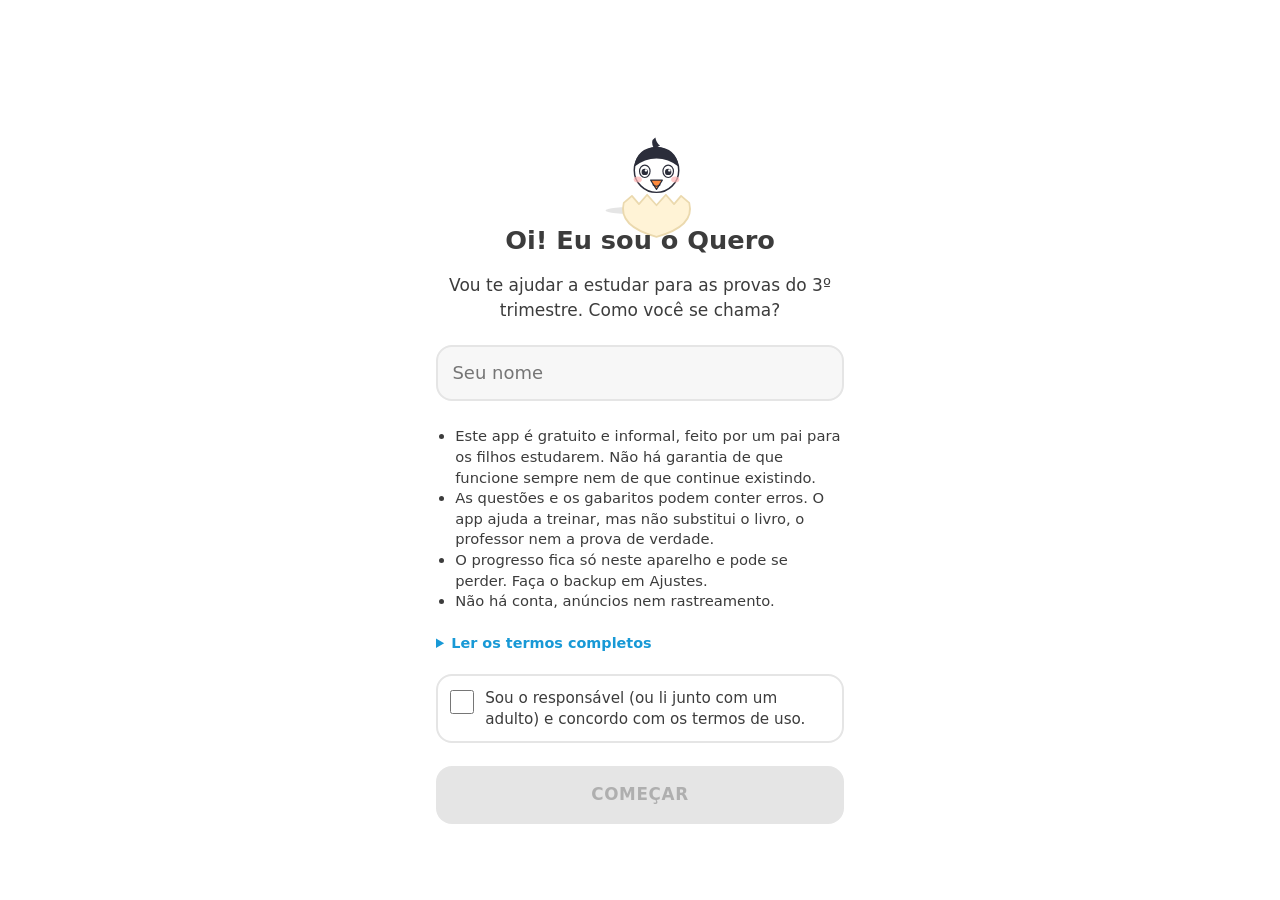
<file: index.html>
<!doctype html>
<html lang="pt-BR">
<head>
  <meta charset="utf-8">
  <meta name="viewport" content="width=device-width, initial-scale=1, viewport-fit=cover">
  <meta name="theme-color" content="#FFFFFF">
  <meta name="color-scheme" content="light">
  <meta name="mobile-web-app-capable" content="yes">
  <meta name="apple-mobile-web-app-capable" content="yes">
  <meta name="apple-mobile-web-app-status-bar-style" content="default">
  <meta name="apple-mobile-web-app-title" content="Simulados 7º">
  <meta name="format-detection" content="telephone=no">
  <meta name="description" content="Simulados do 7º ano (3º trimestre): todas as matérias num só app, com rodadas de 20 questões, mini-aulas, XP e troféus.">
  <title>Simulados 7º ano — 3º trimestre</title>
  <link rel="icon" href="img/icone.svg" type="image/svg+xml">
  <link rel="apple-touch-icon" href="img/apple-touch-icon.png">
  <link rel="manifest" href="manifest.webmanifest">
  <link rel="stylesheet" href="css/app.css">
  <script type="module" src="js/app.js"></script>
</head>
<body>
  <div id="app"><div class="tela-centro"><p class="grande">Carregando…</p></div></div>
  <noscript>Este app precisa de JavaScript ligado.</noscript>
</body>
</html>
</file>
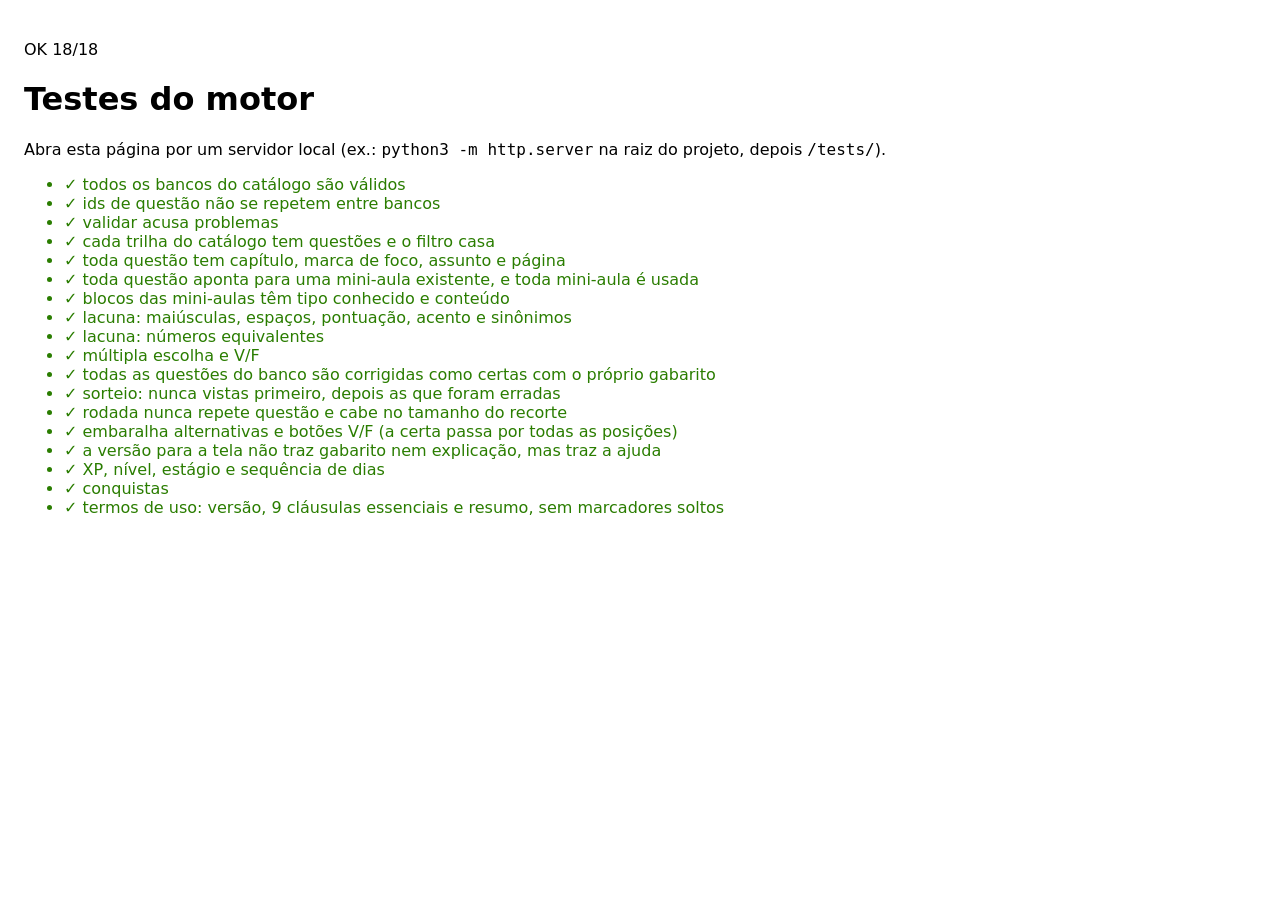
<file: tests/index.html>
<!doctype html>
<html lang="pt-BR">
<head>
  <meta charset="utf-8">
  <title>Testes do motor</title>
  <style>body{font:16px system-ui;padding:1rem}li.ok{color:#2a7d00}li.erro{color:#b00020;font-weight:700}</style>
</head>
<body>
  <h1>Testes do motor</h1>
  <p>Abra esta página por um servidor local (ex.: <code>python3 -m http.server</code> na raiz do projeto, depois <code>/tests/</code>).</p>
  <ul id="lista"></ul>
  <script type="module">
    import * as M from "../js/motor.js";
    const catalogo = await (await fetch("../conteudo/catalogo.json")).json();
    const bancos = {};
    const materias = {};
    for (const d of catalogo.disciplinas) {
      bancos[d.id] = await (await fetch(`../conteudo/${d.banco}`)).json();
      if (bancos[d.id].materia) {
        materias[d.id] = await (await fetch(`../conteudo/materia/${bancos[d.id].materia}.json`)).json();
      }
    }
    const qs = Object.values(bancos).flatMap((b) => b.questoes);
    const lista = document.getElementById("lista");
    let falhas = 0, total = 0;
    const igual = (a, b, msg) => { if (JSON.stringify(a) !== JSON.stringify(b)) throw new Error(`${msg || ""} esperado ${JSON.stringify(b)}, veio ${JSON.stringify(a)}`); };
    const ok = (c, msg) => { if (!c) throw new Error(msg || "condição falsa"); };
    function teste(nome, fn) {
      total++;
      const li = document.createElement("li");
      try { fn(); li.className = "ok"; li.textContent = "✓ " + nome; }
      catch (e) { falhas++; li.className = "erro"; li.textContent = `✗ ${nome}: ${e.message}`; }
      lista.append(li);
    }

    teste("todos os bancos do catálogo são válidos", () => {
      for (const [id, b] of Object.entries(bancos)) igual(M.validar(b), [], `banco ${id}:`);
      ok(qs.length >= 100, `o banco tem ${qs.length} questões`);
    });

    teste("ids de questão não se repetem entre bancos", () => {
      igual(new Set(qs.map((q) => q.id)).size, qs.length);
    });

    teste("validar acusa problemas", () => {
      const ruim = { questoes: [
        { id: "x1", topico: "x", enunciado: "e", explicacao: "x", tipo: "mc", correta: "a", erradas: ["a", "b"] },
        { id: "x1", topico: "x", enunciado: "e", explicacao: "x", tipo: "vf", resposta: "sim" },
        { id: 7, topico: "x", enunciado: "e", explicacao: "x", tipo: "vf", resposta: true },
      ] };
      const p = M.validar(ruim).join("|");
      ok(p.includes("repetidas") && p.includes("repetido") && p.includes("true ou false"), p);
    });

    teste("cada trilha do catálogo tem questões e o filtro casa", () => {
      for (const d of catalogo.disciplinas) {
        for (const t of d.trilhas) {
          const sel = M.filtrar(bancos[d.id].questoes, t.filtro);
          ok(sel.length > 0, `trilha ${t.id} ficou vazia`);
          for (const [campo, valor] of Object.entries(t.filtro)) {
            ok(sel.every((q) => q[campo] === valor), `trilha ${t.id}: questão fora do filtro`);
          }
        }
        const tudo = d.trilhas.find((t) => Object.keys(t.filtro).length === 0);
        if (tudo) igual(M.filtrar(bancos[d.id].questoes, tudo.filtro).length, bancos[d.id].questoes.length);
      }
    });

    teste("toda questão tem capítulo, marca de foco, assunto e página", () => {
      for (const q of qs) {
        ok(Number.isInteger(q.capitulo), `questão ${q.id}: capítulo`);
        ok(typeof q.foco === "boolean", `questão ${q.id}: foco`);
        ok(q.topico && q.pagina, `questão ${q.id}: tópico/página`);
      }
    });

    teste("toda questão aponta para uma mini-aula existente, e toda mini-aula é usada", () => {
      for (const d of catalogo.disciplinas) {
        const mat = materias[d.id];
        ok(mat, `disciplina ${d.id} sem arquivo de mini-aulas`);
        const usados = new Set();
        for (const q of bancos[d.id].questoes) {
          ok(q.ajuda, `questão ${q.id} sem 'ajuda'`);
          ok(mat.topicos[q.ajuda], `questão ${q.id}: tópico '${q.ajuda}' não existe`);
          usados.add(q.ajuda);
        }
        for (const chave of Object.keys(mat.topicos)) ok(usados.has(chave), `tópico '${chave}' não é usado por nenhuma questão`);
      }
    });

    teste("blocos das mini-aulas têm tipo conhecido e conteúdo", () => {
      const tipos = new Set(["texto", "lista", "exemplos", "tabela", "dica"]);
      for (const mat of Object.values(materias)) {
        for (const [chave, t] of Object.entries(mat.topicos)) {
          ok(t.titulo && Array.isArray(t.blocos) && t.blocos.length, `tópico ${chave} vazio`);
          for (const b of t.blocos) {
            ok(tipos.has(b.tipo), `tópico ${chave}: bloco '${b.tipo}' desconhecido`);
            if (b.tipo === "lista") ok(b.itens?.length, `tópico ${chave}: lista vazia`);
            else if (b.tipo === "exemplos") ok(b.itens?.every((i) => i.frase), `tópico ${chave}: exemplo sem frase`);
            else if (b.tipo === "tabela") {
              ok(b.colunas?.length && b.linhas?.length, `tópico ${chave}: tabela incompleta`);
              ok(b.linhas.every((l) => l.length === b.colunas.length), `tópico ${chave}: linha com número de colunas diferente`);
            } else ok(b.texto, `tópico ${chave}: bloco sem texto`);
          }
        }
      }
    });

    teste("lacuna: maiúsculas, espaços, pontuação, acento e sinônimos", () => {
      const q = { tipo: "lacuna", resposta: "caldeira", aceitas: ["a caldeira"] };
      ok(M.corrigir(q, " Caldeira. ").correta);
      const r = M.corrigir(q, "caldeíra");
      ok(r.correta && r.aviso === "acento");
      ok(!M.corrigir(q, "cilindro").correta);
      ok(!M.corrigir(q, "").correta);
    });

    teste("lacuna: números equivalentes", () => {
      const q = { tipo: "lacuna", resposta: "14,7", aceitas: ["14,7%"] };
      ok(M.corrigir(q, "14.7").correta && M.corrigir(q, "14,7%").correta);
      ok(!M.corrigir(q, "147").correta);
    });

    teste("múltipla escolha e V/F", () => {
      const mc = { tipo: "mc", correta: "Compressão", erradas: ["a", "b"] };
      ok(M.corrigir(mc, "Compressão").correta && !M.corrigir(mc, "a").correta);
      const vf = { tipo: "vf", resposta: false };
      ok(M.corrigir(vf, "Falso").correta && !M.corrigir(vf, "Verdadeiro").correta);
    });

    teste("todas as questões do banco são corrigidas como certas com o próprio gabarito", () => {
      for (const q of qs) {
        const resp = q.tipo === "mc" ? q.correta : q.tipo === "vf" ? (q.resposta ? "Verdadeiro" : "Falso") : q.resposta;
        ok(M.corrigir(q, resp).correta, `questão ${q.id}`);
        if (q.tipo === "mc") for (const e of q.erradas) ok(!M.corrigir(q, e).correta, `questão ${q.id}: errada aceita`);
        if (q.tipo === "lacuna") for (const a of q.aceitas || []) ok(M.corrigir(q, a).correta, `questão ${q.id}: aceita "${a}"`);
      }
    });

    teste("sorteio: nunca vistas primeiro, depois as que foram erradas", () => {
      const pool = qs.slice(0, 40);
      const hist = {};
      pool.slice(0, 30).forEach((q, i) => { hist[q.id] = { vezes: 1, ultima_correta: true, ultima_em: `2026-10-0${1 + (i % 5)}T10:00:00` }; });
      pool.slice(0, 5).forEach((q) => { hist[q.id].ultima_correta = false; });
      const ids = M.sortearRodada(pool, hist, M.criarRng(1));
      igual(ids.length, 20); igual(new Set(ids).size, 20);
      const naoVistas = pool.slice(30).map((q) => q.id);
      ok(naoVistas.every((id) => ids.includes(id)), "as 10 não vistas devem entrar");
      ok(pool.slice(0, 5).every((q) => ids.includes(q.id)), "as 5 erradas devem entrar antes das acertadas");
    });

    teste("rodada nunca repete questão e cabe no tamanho do recorte", () => {
      const pool = M.filtrar(qs, { capitulo: 6 });
      const ids = M.sortearRodada(pool, {}, M.criarRng(3));
      igual(ids.length, Math.min(M.TAMANHO_RODADA, pool.length));
      igual(new Set(ids).size, ids.length);
      ok(ids.every((id) => pool.some((q) => q.id === id)), "questão de fora do recorte entrou");
    });

    teste("embaralha alternativas e botões V/F (a certa passa por todas as posições)", () => {
      const q1 = qs.find((q) => q.tipo === "mc");
      const qv = qs.find((q) => q.tipo === "vf");
      const posicoes = new Set();
      const primeiroVf = new Set();
      for (let s = 0; s < 60; s++) {
        const ordem = M.sortearOrdem(qs, M.criarRng(s));
        igual([...ordem[q1.id]].sort(), [q1.correta, ...q1.erradas].sort());
        posicoes.add(ordem[q1.id].indexOf(q1.correta));
        primeiroVf.add(ordem[qv.id][0]);
      }
      igual([...posicoes].sort(), [0, 1, 2, 3]);
      igual([...primeiroVf].sort(), ["Falso", "Verdadeiro"]);
    });

    teste("a versão para a tela não traz gabarito nem explicação, mas traz a ajuda", () => {
      const q = qs.find((x) => x.tipo === "mc");
      const v = M.questaoParaAluna(q, M.sortearOrdem([q], M.criarRng(1)));
      ok(!("correta" in v) && !("erradas" in v) && !("explicacao" in v) && !("resposta" in v));
      igual(v.ajuda, q.ajuda);
      igual([...v.opcoes].sort(), [q.correta, ...q.erradas].sort());
    });

    teste("XP, nível, estágio e sequência de dias", () => {
      igual(M.xpDaRodada(20, 10), 250); igual(M.xpDaRodada(18, 9), 210); igual(M.xpDaRodada(15, 7.5), 150);
      igual([M.nivelPorXp(0), M.nivelPorXp(100), M.nivelPorXp(299)], [1, 2, 2]);
      igual(M.estagioPorNivel(1).chave, "ovo"); igual(M.estagioPorNivel(7).chave, "mestre");
      const hoje = new Date(2026, 9, 20);
      igual(M.sequenciaDeDias(["2026-10-20T09:00:00", "2026-10-19T20:00:00", "2026-10-18T08:00:00"], hoje), 3);
      igual(M.sequenciaDeDias(["2026-10-19T20:00:00"], hoje), 1);
      igual(M.sequenciaDeDias(["2026-10-17T20:00:00"], hoje), 0);
    });

    teste("conquistas", () => {
      const base = { rodadas: 0, trofeus: 0, rodada_perfeita: false, sequencia: 0, vistas: 0, total_banco: qs.length, veloz: false };
      igual([...M.conquistasMerecidas(base)], []);
      const c = M.conquistasMerecidas({ ...base, rodadas: 1, trofeus: 5, rodada_perfeita: true, sequencia: 7, vistas: qs.length, veloz: true });
      igual(c.size, 8);
    });

    import * as T from "../js/termos.js";
    teste("termos de uso: versão, 9 cláusulas essenciais e resumo, sem marcadores soltos", () => {
      ok(Number.isInteger(T.VERSAO_TERMOS) && T.VERSAO_TERMOS >= 1);
      igual(T.ARTIGOS.length, 9);
      const titulos = T.ARTIGOS.map((a) => a[0]);
      for (const t of ["Sem garantias", "Pode haver enganos", "Pode mudar ou acabar", "Seus dados", "Responsabilidade"]) ok(titulos.includes(t), t);
      ok(T.ARTIGOS.every(([t, x]) => t && x.length > 20 && !x.includes("__")), "texto com marcador solto");
      igual(T.resumoEl().children.length, 4);
    });

    document.title = falhas ? `FALHOU ${falhas}/${total}` : `OK ${total}/${total}`;
    const resumo = document.createElement("p");
    resumo.id = "resumo"; resumo.textContent = document.title;
    document.body.prepend(resumo);
  </script>
</body>
</html>
</file>
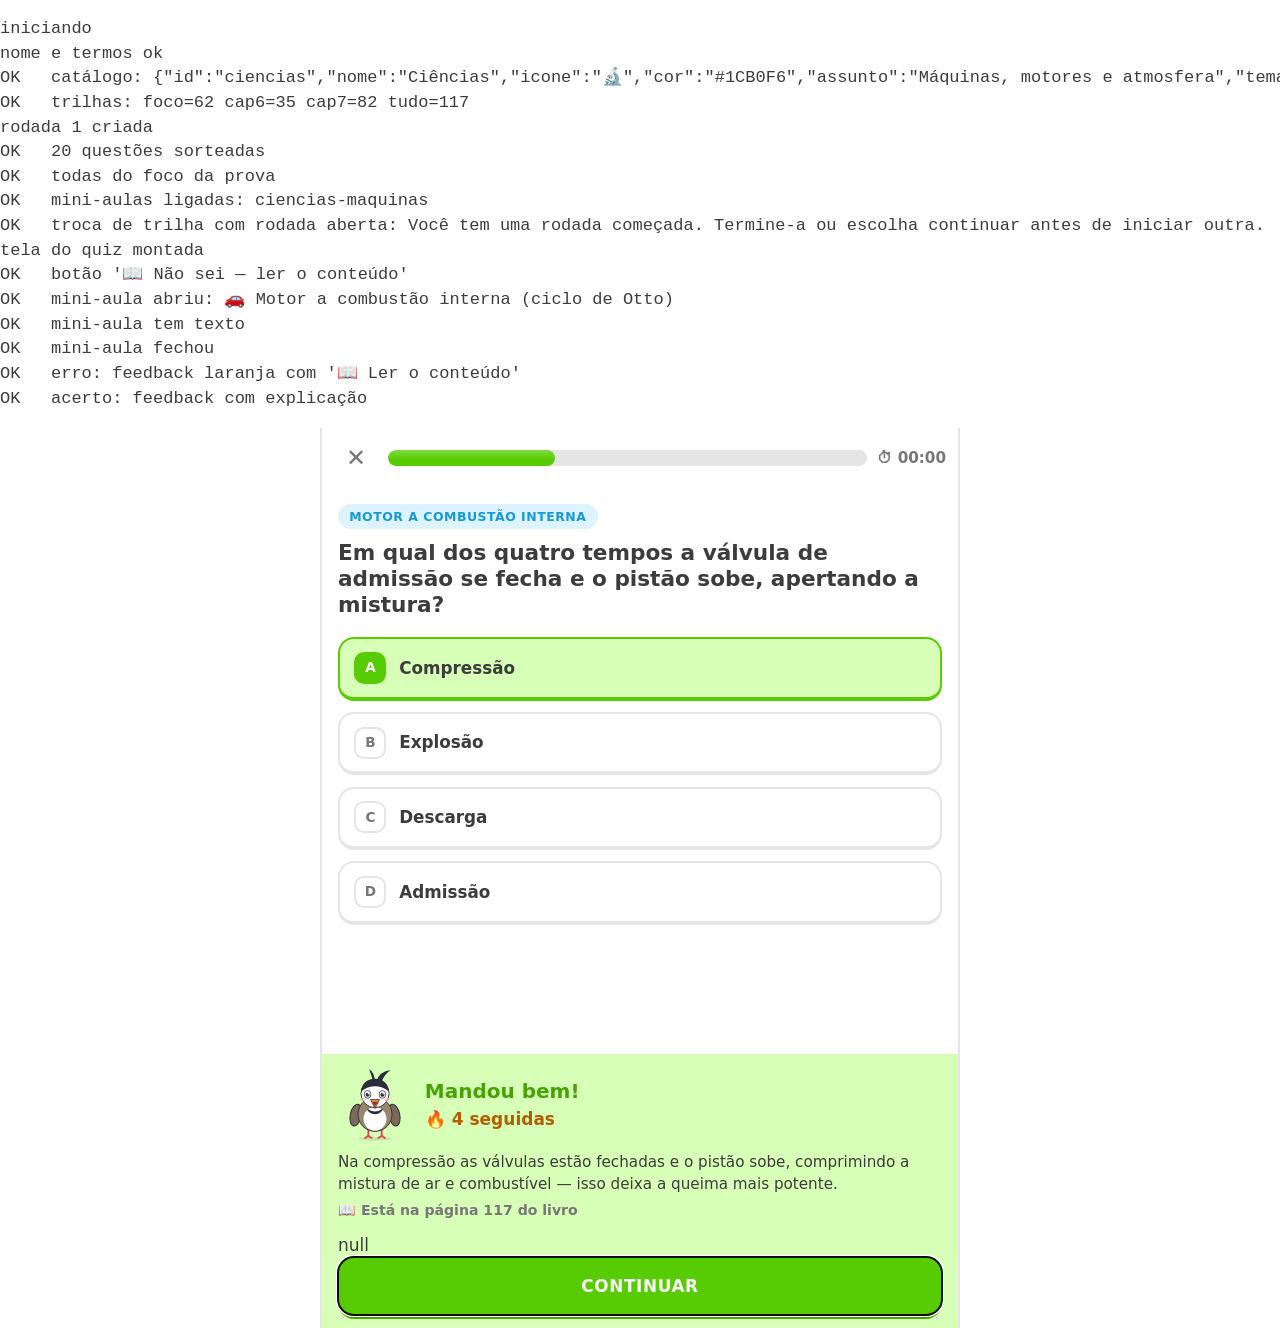
<file: tests/harness.html>
<!doctype html>
<html lang="pt-BR">
<head><meta charset="utf-8">
<base href="../"><title>harness</title>
<!-- Teste de interação: joga uma rodada clicando na tela (o motor sozinho é testado em index.html). --><link rel="stylesheet" href="css/app.css"></head>
<body>
<pre id="log">iniciando
</pre>
<div id="palco"></div>
<script type="module">
const log = document.getElementById("log");
const diga = (t) => { log.textContent += t + "\n"; };
const ok = (c, t) => diga((c ? "OK   " : "FALHA ") + t);
try {
  const { prefs } = await import("./js/util.js");
  prefs.set("som", false);                         // sem AudioContext no headless
  const A = await import("./js/api.js");
  const { telaQuiz } = await import("./js/quiz.js");
  localStorage.clear();
  A.aceitarTermos(1);
  await A.salvarNome("Teste");
  diga("nome e termos ok");

  const banco = await (await fetch("conteudo/ciencias-caps-6-7.json")).json();
  const porId = Object.fromEntries(banco.questoes.map((q) => [q.id, q]));
  const gabarito = (q) => q.tipo === "mc" ? q.correta : q.tipo === "vf" ? (q.resposta ? "Verdadeiro" : "Falso") : q.resposta;

  const cat = await A.api("/api/catalogo");
  ok(cat.disciplinas.length === 1 && cat.disciplinas[0].total === banco.questoes.length, "catálogo: " + JSON.stringify(cat.disciplinas[0]));

  const d0 = await A.api("/api/disciplinas/ciencias");
  ok(d0.trilhas.length === 4, "trilhas: " + d0.trilhas.map((t) => `${t.id}=${t.total}`).join(" "));

  // --- rodada da trilha "foco", respondida pela tela (telaQuiz), não pela api
  const r = await A.api("/api/rodadas", { json: { disciplina: "ciencias", trilha: "foco" } });
  diga("rodada " + r.id + " criada");
  const vista = await A.api(`/api/rodadas/${r.id}`);
  ok(vista.questoes.length === 20, "20 questões sorteadas");
  ok(vista.questoes.every((q) => porId[q.id].foco === true), "todas do foco da prova");
  ok(vista.materia === "ciencias-maquinas", "mini-aulas ligadas: " + vista.materia);

  // outra trilha com rodada aberta deve ser recusada
  try { await A.api("/api/rodadas", { json: { disciplina: "ciencias", trilha: "cap6" } }); ok(false, "deveria recusar troca de trilha"); }
  catch (e) { ok(e.status === 409, "troca de trilha com rodada aberta: " + e.message); }

  const palco = document.getElementById("palco");
  await telaQuiz(palco, r.id, { estagio: "adulto" });
  diga("tela do quiz montada");

  // botão de conteúdo na primeira questão
  const bMateria = palco.querySelector(".botao-materia");
  ok(!!bMateria, "botão '" + (bMateria ? bMateria.textContent : "ausente") + "'");
  bMateria.click();
  await new Promise((f) => setTimeout(f, 120));
  const modal = document.querySelector(".materia");
  ok(!!modal, "mini-aula abriu: " + (modal ? modal.querySelector(".materia-titulo").textContent : "não abriu"));
  ok(!!modal.querySelector(".materia-corpo").textContent.trim(), "mini-aula tem texto");
  modal.querySelector(".materia-rodape .botao").click();
  ok(!document.querySelector(".materia"), "mini-aula fechou");

  // responde as 20: as 3 primeiras erradas de propósito, o resto certo
  let feitas = 0, erradas = 0;
  for (let n = 0; n < 20; n++) {
    const enunciado = palco.querySelector(".enunciado");
    if (!enunciado) break;
    const q = banco.questoes.find((x) => x.enunciado === enunciado.textContent);
    if (!q) { ok(false, "questão não encontrada: " + enunciado.textContent.slice(0, 40)); break; }
    const errar = feitas < 3;
    const certo = gabarito(q);
    if (q.tipo === "lacuna") {
      const campo = palco.querySelector("input.campo");
      campo.value = errar ? "resposta errada" : certo;
      campo.dispatchEvent(new Event("input"));
    } else {
      const botoes = [...palco.querySelectorAll(".opcao")];
      const alvo = errar ? botoes.find((b) => b.querySelector(".opcao-texto").textContent !== certo)
                         : botoes.find((b) => b.querySelector(".opcao-texto").textContent === certo);
      alvo.click();
    }
    palco.querySelector(".quiz-rodape .botao:not(.botao-materia)").click();
    await new Promise((f) => setTimeout(f, 60));
    const rodape = palco.querySelector(".quiz-rodape");
    if (errar) {
      erradas++;
      if (feitas === 0) ok(rodape.className.includes("erro") && !!rodape.querySelector(".botao-materia"), "erro: feedback laranja com '📖 Ler o conteúdo'");
    } else if (feitas === 3) {
      ok(rodape.className.includes("ok") && !!rodape.querySelector(".explicacao").textContent, "acerto: feedback com explicação");
    }
    feitas++;
    rodape.querySelector(".botao:not(.botao-materia)").click();
    await new Promise((f) => setTimeout(f, 60));
  }
  ok(feitas === 20, "respondeu " + feitas + " questões (" + erradas + " erradas de propósito)");

  const fim = await A.api(`/api/rodadas/${r.id}`);
  ok(fim.concluida && fim.pontos === 17 && fim.nota === 8.5, `nota ${fim.nota}, acertos ${fim.pontos}/${fim.total}, xp ${fim.xp}`);
  ok(!fim.trofeu, "sem troféu com 8,5 (precisa de 9)");
  const e1 = await A.api("/api/estado");
  ok(e1.xp === 170 && e1.rodadas === 1, `estado: xp ${e1.xp}, nível ${e1.nivel}, rodadas ${e1.rodadas}, vistas ${e1.banco.vistas}/${e1.banco.total}`);

  // treino das erradas
  await telaQuiz(palco, r.id, { revisao: true, estagio: "adulto" });
  const enun = palco.querySelector(".enunciado");
  ok(!!enun, "treino das erradas abriu com " + (enun ? "questão" : "nada"));

  // rodada nova da trilha cap6, agora pela api, para conferir troféu e progresso por trilha
  const r2 = await A.api("/api/rodadas", { json: { disciplina: "ciencias", trilha: "cap6", descartar: true } });
  const v2 = await A.api(`/api/rodadas/${r2.id}`);
  ok(v2.questoes.every((q) => porId[q.id].capitulo === 6), "trilha cap6 só com questões do capítulo 6");
  for (const q of v2.questoes) {
    await A.api(`/api/rodadas/${r2.id}/respostas`, { json: { questao_id: q.id, resposta: gabarito(porId[q.id]), duracao_s: 100 } });
  }
  const f2 = await A.api(`/api/rodadas/${r2.id}/concluir`, { json: { duracao_s: 120 } });
  ok(f2.nota === 10 && f2.trofeu, `rodada 2: nota ${f2.nota}, troféu ${f2.trofeu}, xp ${f2.xp}`);
  ok(f2.conquistas_novas.length >= 2, "conquistas novas: " + f2.conquistas_novas.map((c) => c.nome).join(", "));
  const t = await A.api("/api/trofeus");
  ok(t.length === 1 && t[0].disciplina_nome === "Ciências", "estante: " + JSON.stringify(t[0]));
  const d1 = await A.api("/api/disciplinas/ciencias");
  ok(d1.trilhas.find((x) => x.id === "cap6").melhor_nota === 10, "melhor nota por trilha: " +
    d1.trilhas.map((x) => `${x.id}=${x.melhor_nota ?? "-"} (${x.vistas}/${x.total})`).join(" "));

  // backup
  const copia = await A.exportarProgresso();
  await A.recomecar();
  ok((await A.api("/api/estado")).rodadas === 0, "recomeçar zera");
  await A.importarProgresso(copia);
  ok((await A.api("/api/estado")).rodadas === 2, "backup restaura as 2 rodadas");
  diga("FIM");
} catch (e) {
  diga("EXCEÇÃO: " + (e && e.stack || e));
}
</script>
</body>
</html>
</file>
<file: css/app.css>
/* Simulados 7º ano (3º trimestre) — mobile first (iPhone/Safari e Android/Chrome), tema claro, estilo "jogo de estudo".
   Vem do app de Geografia da Ana; o que é novo aqui está no fim: disciplinas, trilhas e a mini-aula do botão "não sei". */

:root {
  color-scheme: light;
  --verde: #58CC02;  --verde-escuro: #46A302;  --verde-claro: #D7FFB8;
  --azul: #1CB0F6;   --azul-escuro: #1899D6;    --azul-claro: #DDF4FF;
  --laranja: #FF9600; --laranja-escuro: #E08600; --laranja-claro: #FFE9C7;
  --ouro: #FFC800;   --ouro-escuro: #E0A800;
  --roxo: #CE82FF;
  --tinta: #3C3C3C;  --tinta-suave: #777777;
  --borda: #E5E5E5;  --fundo: #FFFFFF;  --cinza: #F7F7F7;
  --raio: 16px;
  --topo: env(safe-area-inset-top, 0px);
  --base: env(safe-area-inset-bottom, 0px);
}

* { box-sizing: border-box; -webkit-tap-highlight-color: transparent; }
html { -webkit-text-size-adjust: 100%; }
body {
  margin: 0; background: var(--fundo); color: var(--tinta);
  font: 17px/1.45 system-ui, -apple-system, "Segoe UI", Roboto, "Helvetica Neue", Arial, sans-serif;
  touch-action: manipulation;           /* sem zoom por toque duplo */
  overscroll-behavior-y: none;
}
h1, h2, h3 { line-height: 1.2; margin: 0 0 .5rem; }
h1 { font-size: 1.6rem; } h2 { font-size: 1.25rem; margin-top: 1.4rem; } h3 { font-size: 1.05rem; }
p { margin: 0 0 .8rem; }
a { color: var(--azul-escuro); }
button { font: inherit; color: inherit; }
.mini { font-size: .88rem; color: var(--tinta-suave); }
.centro { text-align: center; }
.grande { font-size: 1.2rem; }
.erro-texto { color: var(--laranja-escuro); min-height: 1.4em; }

/* ---------- termos de uso */
.termos-aceite { text-align: left; width: 100%; max-width: 420px; margin: 0 0 .8rem; }
.termos-resumo { margin: .2rem 0 .8rem; padding-left: 1.2rem; font-size: .92rem; line-height: 1.4; }
.termos-detalhes { margin: 0 0 .8rem; font-size: .9rem; }
.termos-detalhes summary { cursor: pointer; font-weight: 700; padding: .5rem 0; color: var(--azul-escuro); }
.termos-texto h2 { font-size: 1rem; margin: 1rem 0 .2rem; }
.termos-texto p { margin: 0 0 .5rem; line-height: 1.4; }
.aceite-linha { display: flex; gap: .7rem; align-items: flex-start; padding: .75rem; border: 2px solid var(--borda); border-radius: var(--raio); cursor: pointer; line-height: 1.35; font-size: .95rem; }
.aceite-linha input { flex: none; width: 1.5rem; height: 1.5rem; margin: .1rem 0 0; accent-color: var(--verde); }

/* ---------- botões (estilo "3D": sombra de baixo) */
.botao {
  display: flex; align-items: center; justify-content: center; gap: .4rem; width: 100%;
  min-height: 52px; padding: .7rem 1.2rem; border: 0; border-radius: var(--raio); cursor: pointer;
  font-weight: 800; font-size: 1rem; letter-spacing: .04em; text-transform: uppercase; text-decoration: none; text-align: center;
  color: #fff; background: var(--verde); box-shadow: 0 4px 0 var(--verde-escuro);
  margin: 0 0 .7rem; transition: transform .08s, box-shadow .08s;
}
.botao:active:not(:disabled) { transform: translateY(4px); box-shadow: 0 0 0 var(--verde-escuro); }
.botao.grande { min-height: 58px; font-size: 1.05rem; }
.botao.secundario { background: #fff; color: var(--azul-escuro); border: 2px solid var(--borda); box-shadow: 0 4px 0 var(--borda); }
.botao.secundario:active:not(:disabled) { box-shadow: 0 0 0 var(--borda); }
.botao.laranja { background: var(--laranja); box-shadow: 0 4px 0 var(--laranja-escuro); }
.botao.laranja:active:not(:disabled) { box-shadow: 0 0 0 var(--laranja-escuro); }
.botao.perigo { background: var(--laranja); box-shadow: 0 4px 0 var(--laranja-escuro); }
.botao.texto { background: transparent; color: var(--azul-escuro); box-shadow: none; }
.botao:disabled { background: var(--borda); color: #AFAFAF; box-shadow: none; cursor: not-allowed; }
.link { background: none; border: 0; padding: .5rem; color: var(--azul-escuro); font-weight: 700; cursor: pointer; text-decoration: none; font-size: .95rem; }
.perigo-texto { color: var(--laranja-escuro); }
.icone-botao { background: none; border: 0; font-size: 1.5rem; line-height: 1; width: 44px; height: 44px; cursor: pointer; color: var(--tinta-suave); }

/* ---------- telas e navegação */
#app { min-height: 100vh; min-height: 100dvh; }
.tela-centro { min-height: 100dvh; display: flex; flex-direction: column; align-items: center; justify-content: center; gap: .6rem;
  padding: calc(1rem + var(--topo)) 1rem calc(1rem + var(--base)); text-align: center; max-width: 440px; margin: 0 auto; }
.tela-centro .mascote { width: 150px; }
.app-com-abas { min-height: 100dvh; display: flex; flex-direction: column; }
.tela { flex: 1; width: 100%; max-width: 520px; margin: 0 auto; padding: calc(.8rem + var(--topo)) 16px 1.5rem; }
.titulo-tela { text-align: center; margin-top: .5rem; }

.abas { position: sticky; bottom: 0; display: flex; background: #fff; border-top: 2px solid var(--borda);
  padding: .3rem .5rem calc(.3rem + var(--base)); }
.aba { flex: 1; display: flex; flex-direction: column; align-items: center; gap: 2px; padding: .35rem 0; border-radius: 12px;
  text-decoration: none; color: var(--tinta-suave); font-size: .72rem; font-weight: 800; text-transform: uppercase; letter-spacing: .04em; }
.aba-icone { font-size: 1.5rem; line-height: 1.1; filter: grayscale(1) opacity(.65); }
.aba.ativa { color: var(--azul-escuro); background: var(--azul-claro); }
.aba.ativa .aba-icone { filter: none; }

/* ---------- início */
.chips-topo { display: flex; justify-content: space-between; gap: .5rem; }
.chip-stat { display: inline-flex; align-items: center; gap: .3rem; padding: .35rem .8rem; border-radius: 999px; background: var(--cinza);
  border: 2px solid var(--borda); font-weight: 800; text-decoration: none; color: var(--tinta); }
.chip-stat.fogo { background: var(--laranja-claro); border-color: #FFD18C; color: #B25F00; }
.chip-stat.xp { background: #FFF6CC; border-color: #FFE48A; color: #8A6A00; }
.chip-stat.trofeu { background: #FFF6CC; border-color: #FFE48A; color: #8A6A00; }

.heroi { text-align: center; margin: .5rem 0 .8rem; }
.balao { position: relative; display: inline-block; max-width: 92%; padding: .7rem 1rem; border: 2px solid var(--borda); border-radius: var(--raio);
  background: #fff; font-weight: 700; margin-bottom: 14px; }
.balao::after { content: ""; position: absolute; left: 50%; bottom: -11px; width: 18px; height: 18px; background: #fff;
  border: solid var(--borda); border-width: 0 2px 2px 0; transform: translateX(-50%) rotate(45deg); }
.balao.pequeno { font-size: .95rem; margin-bottom: 1rem; }
.balao.pequeno::after { display: none; }
.heroi-mascote { width: 150px; margin: 0 auto; }
.heroi-mascote.medio { width: 160px; }
.heroi-nome { font-weight: 800; margin-top: .1rem; }
.heroi-nome span { color: var(--tinta-suave); font-weight: 700; }
.xp-legenda { font-size: .82rem; color: var(--tinta-suave); margin-top: .3rem; }

.mascote { display: block; width: 100%; height: auto; overflow: visible; }
.mascote-corpo { transform-box: fill-box; transform-origin: 50% 100%; animation: respirar 3s ease-in-out infinite; }
.mascote-animado .mascote-corpo, .mascote-comemora .mascote-corpo { animation: pular .7s ease-in-out infinite; }
@keyframes respirar { 0%, 100% { transform: scale(1, 1); } 50% { transform: scale(1.015, .985); } }
@keyframes pular { 0%, 100% { transform: translateY(0); } 40% { transform: translateY(-8px); } }

.barra { height: 16px; background: var(--borda); border-radius: 999px; overflow: hidden; }
.barra.fina { height: 10px; }
.barra.xp { max-width: 260px; margin: .4rem auto 0; }
.barra-preenchida { height: 100%; min-width: 0; background: var(--verde); border-radius: 999px; transition: width .35s ease;
  background-image: linear-gradient(rgba(255,255,255,.25), rgba(255,255,255,0) 60%); }
.xp .barra-preenchida { background-color: var(--ouro); }
.barra-preenchida.laranja { background-color: var(--laranja); }

.cartao { background: #fff; border: 2px solid var(--borda); border-radius: var(--raio); padding: 1rem; margin-bottom: 1rem; }
.cartao.acao { padding: 1.1rem 1rem .5rem; }
.cartao-sobre { font-size: .75rem; font-weight: 800; letter-spacing: .08em; text-transform: uppercase; color: var(--verde-escuro); }
.cartao h2 { margin-top: .1rem; }
.faixa { display: flex; gap: .5rem; margin-bottom: 1rem; }
.cartao.faixa { padding: .8rem .4rem; margin-bottom: 1rem; }
.faixa-item { flex: 1; text-align: center; display: flex; flex-direction: column; gap: 2px; }
.faixa-item b { font-size: 1.3rem; }
.faixa-item span { font-size: .75rem; color: var(--tinta-suave); font-weight: 700; }
.faixa:not(.cartao) .faixa-item { background: var(--cinza); border: 2px solid var(--borda); border-radius: 14px; padding: .6rem .2rem; }
.rodape-pais { display: flex; justify-content: space-between; margin-top: .4rem; }

/* ---------- a rodada */
.quiz { display: flex; flex-direction: column; height: 100vh; height: 100dvh; max-width: 640px; margin: 0 auto; }
.quiz-topo { display: flex; align-items: center; gap: .6rem; padding: calc(.5rem + var(--topo)) 12px .4rem; }
.quiz-topo .barra { flex: 1; }
.relogio { font-variant-numeric: tabular-nums; font-weight: 800; color: var(--tinta-suave); min-width: 4.6em; text-align: right; font-size: .95rem; }
.quiz-corpo { flex: 1; overflow-y: auto; -webkit-overflow-scrolling: touch; padding: 1rem 16px 1.2rem; }
.chip { display: inline-block; padding: .2rem .7rem; border-radius: 999px; background: var(--azul-claro); color: var(--azul-escuro);
  font-size: .78rem; font-weight: 800; letter-spacing: .04em; text-transform: uppercase; margin-bottom: .7rem; }
.enunciado { font-size: 1.35rem; margin-bottom: 1.2rem; }
.opcoes { display: flex; flex-direction: column; gap: .7rem; }
.opcoes.vf { flex-direction: row; }
.opcoes.vf .opcao { flex: 1; flex-direction: column; justify-content: center; text-align: center; min-height: 110px; gap: .5rem; font-size: 1.15rem; }
.opcao { display: flex; align-items: center; gap: .8rem; width: 100%; padding: .8rem .9rem; min-height: 58px; text-align: left; cursor: pointer;
  background: #fff; border: 2px solid var(--borda); border-bottom-width: 4px; border-radius: var(--raio); font-size: 1.05rem; font-weight: 600; }
.opcao:active:not(:disabled) { transform: translateY(2px); border-bottom-width: 2px; }
.opcao-marca { flex: none; width: 32px; height: 32px; border-radius: 10px; border: 2px solid var(--borda); display: grid; place-items: center;
  font-size: .85rem; font-weight: 800; color: var(--tinta-suave); }
.opcao.escolhida { background: var(--azul-claro); border-color: var(--azul); }
.opcao.escolhida .opcao-marca { border-color: var(--azul); color: var(--azul-escuro); }
.opcao.certa { background: var(--verde-claro); border-color: var(--verde); }
.opcao.certa .opcao-marca { background: var(--verde); border-color: var(--verde); color: #fff; }
.opcao.errada { background: var(--laranja-claro); border-color: var(--laranja); }
.opcao.errada .opcao-marca { background: var(--laranja); border-color: var(--laranja); color: #fff; }
.opcao:disabled { cursor: default; color: var(--tinta); }

.campo { width: 100%; min-height: 56px; padding: .7rem .9rem; margin: 0 0 .8rem; border: 2px solid var(--borda); border-radius: var(--raio);
  background: var(--cinza); font-size: 18px; /* 16px ou mais: o Safari não dá zoom ao digitar */ font-family: inherit; color: var(--tinta); }
.campo:focus { outline: none; border-color: var(--azul); background: #fff; }
.campo.certa { background: var(--verde-claro); border-color: var(--verde); }
.campo.errada { background: var(--laranja-claro); border-color: var(--laranja); }

.quiz-rodape { padding: .8rem 16px calc(.8rem + var(--base)); border-top: 2px solid var(--borda); background: #fff; }
.quiz-rodape .botao { margin-bottom: 0; }
.quiz-rodape.feedback { border-top: 0; animation: subir .22s ease-out; }
.quiz-rodape.ok { background: var(--verde-claro); }
.quiz-rodape.erro { background: var(--laranja-claro); }
@keyframes subir { from { transform: translateY(40%); opacity: 0; } to { transform: none; opacity: 1; } }
.feedback-topo { display: flex; align-items: center; gap: .8rem; }
.feedback-mascote { flex: none; width: 74px; }
.feedback-titulo { font-size: 1.25rem; display: block; }
.ok .feedback-titulo { color: var(--verde-escuro); }
.erro .feedback-titulo { color: #B25F00; }
.combo { display: inline-block; margin-top: .1rem; font-weight: 800; color: #B25F00; }
.certa-era { font-size: .95rem; }
.explicacao { margin: .6rem 0 .3rem; font-size: .95rem; }
.pagina-resumo { font-size: .88rem; font-weight: 700; color: var(--tinta-suave); margin-bottom: .8rem; }

/* ---------- resultado */
.resultado { text-align: center; }
.resultado .nota-grande { font-size: 4.2rem; font-weight: 900; line-height: 1; margin: .2rem 0 .6rem; color: var(--azul-escuro); }
.resultado .nota-grande.ouro { color: var(--ouro-escuro); }
.trofeu-grande { width: 170px; margin: .4rem auto 0; animation: trofeu 1s ease-out; }
@keyframes trofeu { 0% { transform: scale(.2) rotate(-20deg); opacity: 0; } 60% { transform: scale(1.15) rotate(6deg); opacity: 1; } 100% { transform: none; } }
.destaque { background: #FFF6CC; border: 2px solid #FFE48A; border-radius: var(--raio); padding: .7rem .9rem; margin-bottom: .8rem; font-weight: 700; }
.destaque small { display: block; font-weight: 600; color: var(--tinta-suave); }
.destaque.nova-conquista { background: #F1DEFF; border-color: #DDB6FF; }
.cartao.revisar { text-align: left; }
.cartao.revisar ul { margin: 0; padding-left: 1.2rem; }
.pg { color: var(--tinta-suave); font-size: .9rem; }
.acoes { margin-top: 1rem; }

/* ---------- troféus e conquistas */
.estante { display: grid; grid-template-columns: repeat(3, 1fr); gap: .8rem; margin-top: 1rem; }
.prateleira-item { background: var(--cinza); border: 2px solid var(--borda); border-bottom-width: 5px; border-radius: var(--raio); padding: .6rem .3rem; text-align: center;
  display: flex; flex-direction: column; align-items: center; }
.trofeu-mini { width: 62px; }
.prateleira-item b { font-size: 1.15rem; color: var(--ouro-escuro); }
.prateleira-item small { color: var(--tinta-suave); font-size: .72rem; }
.vazio { text-align: center; margin-top: 1.5rem; }
.conquistas { display: flex; flex-direction: column; gap: .7rem; margin-top: 1rem; }
.conquista { display: flex; align-items: center; gap: .9rem; padding: .8rem; border: 2px solid var(--borda); border-radius: var(--raio); background: var(--cinza); opacity: .75; }
.conquista.ganha { background: #F1DEFF; border-color: #DDB6FF; opacity: 1; }
.conquista-selo { flex: none; width: 52px; height: 52px; display: grid; place-items: center; font-size: 1.8rem; border-radius: 50%; background: #fff; border: 2px solid var(--borda); }
.conquista small { display: block; color: var(--tinta-suave); }

/* ---------- área dos pais */
.pais { max-width: 640px; margin: 0 auto; padding: calc(.6rem + var(--topo)) 16px calc(2rem + var(--base)); }
.pais-topo { display: flex; align-items: center; justify-content: space-between; }
.pais-topo h1 { font-size: 1.2rem; margin: 0; }
.pais-topo::after { content: ""; width: 4.5rem; }
.pais-abas { display: flex; gap: .3rem; margin: .6rem 0 1rem; border-bottom: 2px solid var(--borda); overflow-x: auto; }
.pais-abas a { flex: 1; text-align: center; padding: .6rem .4rem; text-decoration: none; color: var(--tinta-suave); font-weight: 800; font-size: .9rem; border-bottom: 4px solid transparent; margin-bottom: -2px; }
.pais-abas a.ativa { color: var(--azul-escuro); border-bottom-color: var(--azul); }
.topico { margin-bottom: .8rem; }
.topico-linha { display: flex; justify-content: space-between; font-size: .95rem; margin-bottom: .2rem; }
.hist-linha { display: flex; justify-content: space-between; align-items: baseline; }
.hist-linha b { font-size: 1.2rem; }
.questao-banco p, .questao-erro p { margin-bottom: .4rem; }

/* ---------- janelas, avisos e confete */
.modal-fundo { position: fixed; inset: 0; background: rgba(0,0,0,.45); display: grid; place-items: center; padding: 1rem; z-index: 50; }
.modal { background: #fff; border-radius: 20px; padding: 1.3rem; width: min(92vw, 380px); }
.modal-botoes { display: flex; gap: .6rem; margin-top: 1rem; }
.modal-botoes .botao { margin: 0; }
.toast { position: fixed; left: 50%; bottom: calc(90px + var(--base)); transform: translateX(-50%); background: var(--tinta); color: #fff;
  padding: .7rem 1.1rem; border-radius: 14px; z-index: 60; font-weight: 700; max-width: 90vw; transition: opacity .5s; }
.toast.erro { background: var(--laranja-escuro); }
.toast.ok { background: var(--verde-escuro); }
.toast.saindo { opacity: 0; }
.confete { position: fixed; z-index: 70; width: 9px; height: 14px; border-radius: 2px; pointer-events: none; animation: voar 1.1s ease-out forwards; }
@keyframes voar { to { transform: translate(var(--dx), calc(var(--dy) + 260px)) rotate(var(--rot)); opacity: 0; } }

@media (prefers-reduced-motion: reduce) {
  *, *::before, *::after { animation: none !important; transition: none !important; }
}
@media (min-width: 700px) {
  .quiz { border-left: 2px solid var(--borda); border-right: 2px solid var(--borda); }
}

/* ---------- disciplinas (tela inicial) e trilhas (tela da disciplina) */
.disciplinas { display: grid; grid-template-columns: repeat(auto-fit, minmax(150px, 1fr)); gap: .8rem; margin: .4rem 0 1.2rem; }
.disciplina {
  display: flex; flex-direction: column; gap: .15rem; padding: .9rem .8rem .7rem; text-decoration: none; color: var(--tinta);
  background: #fff; border: 2px solid var(--borda); border-bottom-width: 5px; border-radius: var(--raio);
  border-bottom-color: var(--tema, var(--azul)); min-height: 140px;
}
.disciplina:active { transform: translateY(2px); }
.disciplina-icone { font-size: 2rem; line-height: 1.1; }
.disciplina-nome { font-weight: 900; font-size: 1.1rem; color: var(--tema, var(--azul-escuro)); }
.disciplina-assunto { font-size: .86rem; color: var(--tinta-suave); flex: 1; }
.disciplina-rodape { display: flex; justify-content: space-between; gap: .3rem; font-size: .74rem; font-weight: 700; color: var(--tinta-suave); margin-top: .3rem; }

.trilhas { display: grid; gap: .9rem; margin-top: .6rem; }
.cartao.trilha { text-align: left; border-bottom-color: var(--tema, var(--azul)); }
.cartao.trilha .botao { margin: .8rem 0 0; }
.cartao.trilha.destaque-trilha { border-color: var(--ouro); background: #FFFCF0; }
.trilha-topo { display: flex; align-items: center; gap: .5rem; }
.trilha-topo h2 { flex: 1; margin: 0; font-size: 1.1rem; }
.trilha-icone { font-size: 1.6rem; }
.trilha-nota { font-weight: 800; font-size: .9rem; color: var(--ouro-escuro); white-space: nowrap; }
.trilha-legenda { margin: .35rem 0 0; }
.cartao.acao.aberta { border-color: var(--azul); background: var(--azul-claro); }
.fonte { margin-top: 1.2rem; font-size: .8rem; }

/* ---------- mini-aula do botão "📖 Não sei — ler o conteúdo" */
.botao-materia { width: 100%; margin: 0 0 .7rem; font-size: .95rem; border-style: dashed; border-color: var(--azul); }
.botao.pequeno { min-height: 46px; font-size: .95rem; margin: 0; }
.botao-icone { background: none; border: 0; font-size: 1.3rem; line-height: 1; padding: .3rem .5rem; cursor: pointer; color: var(--tinta-suave); }
.materia-fundo { position: fixed; inset: 0; background: rgba(0,0,0,.45); display: grid; place-items: end stretch; z-index: 60; animation: subir .18s ease-out; }
@media (prefers-reduced-motion: reduce) { .materia-fundo { animation: none; } }
.materia {
  background: #fff; border-radius: 22px 22px 0 0; width: 100%; max-width: 640px; margin: 0 auto;
  max-height: 88vh; max-height: 88dvh; display: flex; flex-direction: column;
}
@media (min-width: 700px) { .materia-fundo { place-items: center; padding: 1rem; } .materia { border-radius: 22px; } }
.materia-barra { display: flex; align-items: center; gap: .4rem; padding: .8rem 1.1rem; border-bottom: 2px solid var(--borda); }
.materia-titulo { flex: 1; font-size: 1.05rem; color: var(--azul-escuro); }
.materia-corpo { flex: 1; overflow: auto; padding: 1rem 1.1rem; line-height: 1.55; }
.materia-corpo p { margin: 0 0 .9rem; }
.materia-lista { margin: 0 0 .9rem; padding-left: 1.3rem; }
.materia-lista li { margin-bottom: .45rem; }
.materia-exemplos { list-style: none; margin: 0 0 .9rem; padding: 0; display: grid; gap: .5rem; }
.materia-exemplos li { background: var(--cinza); border-radius: 12px; padding: .6rem .8rem; }
.materia-frase { display: block; font-weight: 700; }
.materia-nota { display: block; font-size: .88rem; color: var(--tinta-suave); }
.materia-tabela-rolagem { overflow-x: auto; margin: 0 0 .9rem; }
.materia-tabela { border-collapse: collapse; width: 100%; font-size: .95rem; }
.materia-tabela th, .materia-tabela td { border: 1px solid var(--borda); padding: .45rem .6rem; text-align: left; vertical-align: top; }
.materia-tabela thead th { background: var(--cinza); color: var(--azul-escuro); }
.materia-tabela tbody th { font-weight: 700; background: var(--cinza); }
.materia-dica { background: var(--azul-claro); border-radius: 12px; padding: .7rem .9rem; }
.materia-pagina { font-size: .88rem; font-weight: 700; color: var(--tinta-suave); margin: 0; }
.materia-rodape { padding: .8rem 1.1rem max(.8rem, env(safe-area-inset-bottom)); border-top: 2px solid var(--borda); }
.materia-rodape .botao { width: 100%; }
@keyframes subir { from { opacity: 0; transform: translateY(14px); } to { opacity: 1; transform: none; } }
</file>
